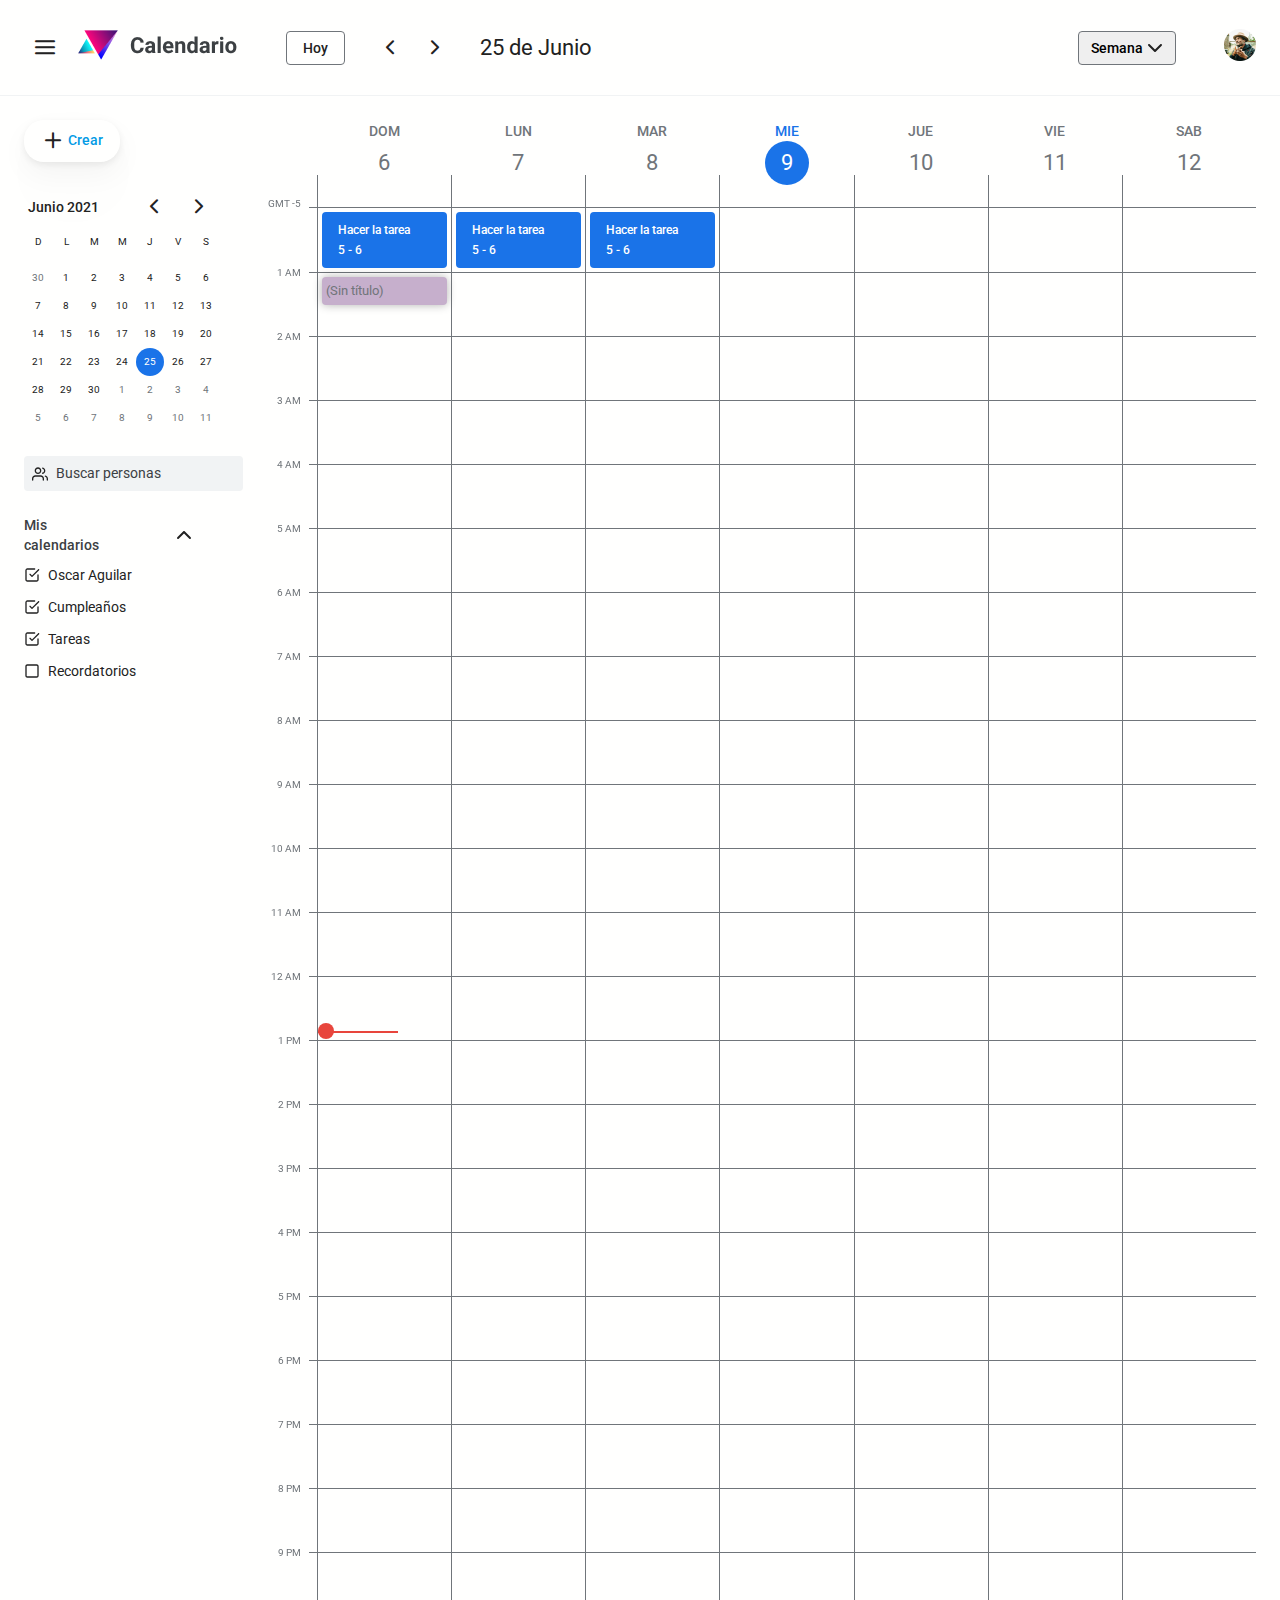
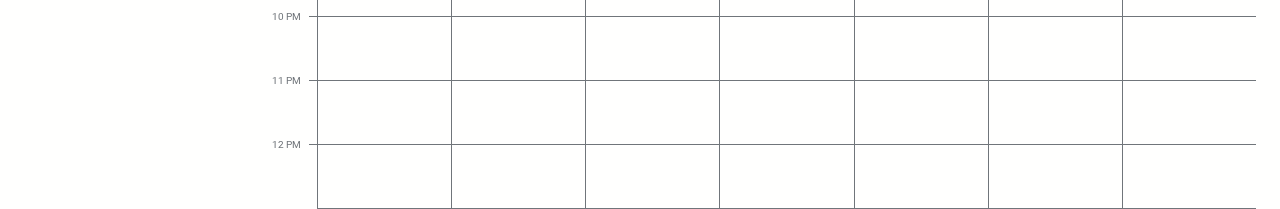
<file: index.html>
<!DOCTYPE html>
<html lang="en">
  <head>
    <meta charset="UTF-8" />
    <meta http-equiv="X-UA-Compatible" content="IE=edge" />
    <meta name="viewport" content="width=device-width, initial-scale=1.0" />
    <link rel="stylesheet" href="./src/css/index.css" />
    <link rel="preconnect" href="https://fonts.googleapis.com" />
    <link rel="preconnect" href="https://fonts.gstatic.com" crossorigin />
    <link
      href="https://fonts.googleapis.com/css2?family=Roboto:wght@400;500&display=swap"
      rel="stylesheet"
    />
    <title>Calendar</title>
  </head>
  <body>
    <div class="page">
      <header class="header">
        <div class="header-primary">
          <div class="header-logo">
            <button class="button is-compact" aria-label="Boton de menú">
              <i class="icon-hamburguer" aria-hidden="true"></i>
            </button>
            <a href="./index.html" aria-label="Calendar" tabindex="-1">
              <img
                src="./src/assets/images/logo.png"
                alt="Logo de Google Calendar"
              />
            </a>
          </div>
          <div class="calendarStatus">
            <button class="button is-secondary">Hoy</button>
            <span class="calendarStatus-navigation">
              <a
                href="#"
                class="button is-compact"
                aria-label="Semana anterior"
              >
                <i class="icon-chevron-left" aria-hidden="true"></i>
              </a>
              <a
                href="#"
                class="button is-compact"
                aria-label="Semana Siguiente"
              >
                <i class="icon-chevron-right" aria-hidden="true"></i>
              </a>
            </span>
            <time class="calendarStatus-date" datetime="2021-25-06">
              25 de Junio
            </time>
          </div>
        </div>
        <div class="header-secondary">
          <select class="select">
            <option selected>Semana</option>
            <option>Día</option>
          </select>
          <a href="#user">
            <img src="./src/assets/images/user.png" alt="Imágen del usuario" />
          </a>
        </div>
      </header>
      <aside class="sidebar">
        <button class="button is-rounded is-shadowed">
          <i class="icon-plus" aria-hidden="true"></i>
          Crear
        </button>
        <div class="miniCalendar" aria-label="Calendario de navegación">
          <div class="miniCalendar-status">
            <time class="miniCalendar-date" datetime="2021-06">Junio 2021</time>
            <div class="miniCalendar-navigation">
              <a
                class="button is-compact"
                href="#prevMonth"
                aria-label="Mes anterior"
              >
                <i class="icon-chevron-left" aria-hidden="true"></i>
              </a>
              <a
                class="button is-compact"
                href="#nextMonth"
                aria-label="Siguiente mes"
              >
                <i class="icon-chevron-right" aria-hidden="true"></i>
              </a>
            </div>
          </div>
          <div class="miniCalendar-header">
            <span class="miniCalendar-weekDay">D</span>
            <span class="miniCalendar-weekDay">L</span>
            <span class="miniCalendar-weekDay">M</span>
            <span class="miniCalendar-weekDay">M</span>
            <span class="miniCalendar-weekDay">J</span>
            <span class="miniCalendar-weekDay">V</span>
            <span class="miniCalendar-weekDay">S</span>
          </div>
          <div class="miniCalendar-month">
            <div class="miniCalendar-monthDay is-inactive">30</div>
            <div class="miniCalendar-monthDay">1</div>
            <div class="miniCalendar-monthDay">2</div>
            <div class="miniCalendar-monthDay">3</div>
            <div class="miniCalendar-monthDay">4</div>
            <div class="miniCalendar-monthDay">5</div>
            <div class="miniCalendar-monthDay">6</div>
            <div class="miniCalendar-monthDay">7</div>
            <div class="miniCalendar-monthDay">8</div>
            <div class="miniCalendar-monthDay">9</div>
            <div class="miniCalendar-monthDay">10</div>
            <div class="miniCalendar-monthDay">11</div>
            <div class="miniCalendar-monthDay">12</div>
            <div class="miniCalendar-monthDay">13</div>
            <div class="miniCalendar-monthDay">14</div>
            <div class="miniCalendar-monthDay">15</div>
            <div class="miniCalendar-monthDay">16</div>
            <div class="miniCalendar-monthDay">17</div>
            <div class="miniCalendar-monthDay">18</div>
            <div class="miniCalendar-monthDay">19</div>
            <div class="miniCalendar-monthDay">20</div>
            <div class="miniCalendar-monthDay">21</div>
            <div class="miniCalendar-monthDay">22</div>
            <div class="miniCalendar-monthDay">23</div>
            <div class="miniCalendar-monthDay">24</div>
            <div class="miniCalendar-monthDay is-selected">25</div>
            <div class="miniCalendar-monthDay">26</div>
            <div class="miniCalendar-monthDay">27</div>
            <div class="miniCalendar-monthDay">28</div>
            <div class="miniCalendar-monthDay">29</div>
            <div class="miniCalendar-monthDay">30</div>
            <div class="miniCalendar-monthDay is-inactive">1</div>
            <div class="miniCalendar-monthDay is-inactive">2</div>
            <div class="miniCalendar-monthDay is-inactive">3</div>
            <div class="miniCalendar-monthDay is-inactive">4</div>
            <div class="miniCalendar-monthDay is-inactive">5</div>
            <div class="miniCalendar-monthDay is-inactive">6</div>
            <div class="miniCalendar-monthDay is-inactive">7</div>
            <div class="miniCalendar-monthDay is-inactive">8</div>
            <div class="miniCalendar-monthDay is-inactive">9</div>
            <div class="miniCalendar-monthDay is-inactive">10</div>
            <div class="miniCalendar-monthDay is-inactive">11</div>
          </div>
        </div>
        <input type="text" class="search" placeholder="Buscar personas" />
        <details class="myCalendars" open>
          <summary>Mis calendarios</summary>
          <div class="myCalendars-check">
            <input
              class="myCalendars-input"
              type="checkbox"
              id="oscar"
              checked
            />
            <label for="oscar">Oscar Aguilar</label>
          </div>
          <div class="myCalendars-check">
            <input
              class="myCalendars-input"
              type="checkbox"
              id="cumpleanos"
              checked
            />
            <label for="cumpleanos">Cumpleaños</label>
          </div>
          <div class="myCalendars-check">
            <input
              class="myCalendars-input"
              type="checkbox"
              id="tareas"
              checked
            />
            <label for="tareas">Tareas</label>
          </div>
          <div class="myCalendars-check">
            <input
              class="myCalendars-input"
              type="checkbox"
              id="recordatorios"
            />
            <label for="recordatorios">Recordatorios</label>
          </div>
        </details>
      </aside>
      <main class="calendar">
        <div class="currentTime"></div>
        <div class="calendar-week">
          <div class="timezoneCell">GMT -5</div>
          <h2 class="calendarDay">
            <a href="./calendar-by-day.html" aria-label="Domingo 06 de Junio">
              <time datetime="2021-06-6">
                <span>DOM</span> <br />
                <span>6</span>
              </time>
            </a>
          </h2>
          <h2 class="calendarDay">
            <a href="./calendar-by-day.html" aria-label="Lunes 07 de Junio">
              <time datetime="2021-07-6">
                <span>LUN</span> <br />
                <span>7</span>
              </time>
            </a>
          </h2>
          <h2 class="calendarDay">
            <a href="./calendar-by-day.html" aria-label="Martes 08 de Junio">
              <time datetime="2021-08-6">
                <span>MAR</span> <br />
                <span>8</span>
              </time>
            </a>
          </h2>
          <h2 class="calendarDay is-selected">
            <a href="./calendar-by-day.html" aria-label="Miercoles 09 de Junio">
              <time datetime="2021-09-6">
                <span>MIE</span> <br />
                <span>9</span>
              </time>
            </a>
          </h2>
          <h2 class="calendarDay">
            <a href="./calendar-by-day.html" aria-label="Jueves 10 de Junio">
              <time datetime="2021-10-6">
                <span>JUE</span> <br />
                <span>10</span>
              </time>
            </a>
          </h2>
          <h2 class="calendarDay">
            <a href="./calendar-by-day.html" aria-label="Viernes 11 de Junio">
              <time datetime="2021-11-6">
                <span>VIE</span> <br />
                <span>11</span>
              </time>
            </a>
          </h2>
          <h2 class="calendarDay">
            <a href="./calendar-by-day.html" aria-label="Sabado 12 de Junio">
              <time datetime="2021-12-6">
                <span>SAB</span> <br />
                <span>12</span>
              </time>
            </a>
          </h2>
          <span class="hourCell"></span>
          <div class="taskCell">
            <div
              tabindex="0"
              class="task"
              aria-label="De 17:00 a 18:00, hacer ejercicio"
            >
              <p>Hacer la tarea</p>
              <p>
                <time datetime="17:00">5</time> -
                <time datetime="18:00">6</time>
              </p>
            </div>
          </div>
          <div class="taskCell">
            <div
              tabindex="0"
              class="task"
              aria-label="De 17:00 a 18:00, hacer ejercicio"
            >
              <p>Hacer la tarea</p>
              <p>
                <time datetime="17:00">5</time> -
                <time datetime="18:00">6</time>
              </p>
            </div>
          </div>
          <div class="taskCell">
            <div
              tabindex="0"
              class="task"
              aria-label="De 17:00 a 18:00, hacer ejercicio"
            >
              <p>Hacer la tarea</p>
              <p>
                <time datetime="17:00">5</time> -
                <time datetime="18:00">6</time>
              </p>
            </div>
          </div>
          <div class="taskCell"></div>
          <div class="taskCell"></div>
          <div class="taskCell"></div>
          <div class="taskCell"></div>
          <span class="hourCell">1 AM</span>
          <div class="taskCell is-active"></div>
          <div class="taskCell"></div>
          <div class="taskCell"></div>
          <div class="taskCell"></div>
          <div class="taskCell"></div>
          <div class="taskCell"></div>
          <div class="taskCell"></div>
          <span class="hourCell">2 AM</span>
          <div class="taskCell"></div>
          <div class="taskCell"></div>
          <div class="taskCell"></div>
          <div class="taskCell"></div>
          <div class="taskCell"></div>
          <div class="taskCell"></div>
          <div class="taskCell"></div>
          <span class="hourCell">3 AM</span>
          <div class="taskCell"></div>
          <div class="taskCell"></div>
          <div class="taskCell"></div>
          <div class="taskCell"></div>
          <div class="taskCell"></div>
          <div class="taskCell"></div>
          <div class="taskCell"></div>
          <span class="hourCell">4 AM</span>
          <div class="taskCell"></div>
          <div class="taskCell"></div>
          <div class="taskCell"></div>
          <div class="taskCell"></div>
          <div class="taskCell"></div>
          <div class="taskCell"></div>
          <div class="taskCell"></div>
          <span class="hourCell">5 AM</span>
          <div class="taskCell"></div>
          <div class="taskCell"></div>
          <div class="taskCell"></div>
          <div class="taskCell"></div>
          <div class="taskCell"></div>
          <div class="taskCell"></div>
          <div class="taskCell"></div>
          <span class="hourCell">6 AM</span>
          <div class="taskCell"></div>
          <div class="taskCell"></div>
          <div class="taskCell"></div>
          <div class="taskCell"></div>
          <div class="taskCell"></div>
          <div class="taskCell"></div>
          <div class="taskCell"></div>
          <span class="hourCell">7 AM</span>
          <div class="taskCell"></div>
          <div class="taskCell"></div>
          <div class="taskCell"></div>
          <div class="taskCell"></div>
          <div class="taskCell"></div>
          <div class="taskCell"></div>
          <div class="taskCell"></div>
          <span class="hourCell">8 AM</span>
          <div class="taskCell"></div>
          <div class="taskCell"></div>
          <div class="taskCell"></div>
          <div class="taskCell"></div>
          <div class="taskCell"></div>
          <div class="taskCell"></div>
          <div class="taskCell"></div>
          <span class="hourCell">9 AM</span>
          <div class="taskCell"></div>
          <div class="taskCell"></div>
          <div class="taskCell"></div>
          <div class="taskCell"></div>
          <div class="taskCell"></div>
          <div class="taskCell"></div>
          <div class="taskCell"></div>
          <span class="hourCell">10 AM</span>
          <div class="taskCell"></div>
          <div class="taskCell"></div>
          <div class="taskCell"></div>
          <div class="taskCell"></div>
          <div class="taskCell"></div>
          <div class="taskCell"></div>
          <div class="taskCell"></div>
          <span class="hourCell">11 AM</span>
          <div class="taskCell"></div>
          <div class="taskCell"></div>
          <div class="taskCell"></div>
          <div class="taskCell"></div>
          <div class="taskCell"></div>
          <div class="taskCell"></div>
          <div class="taskCell"></div>
          <span class="hourCell">12 AM</span>
          <div class="taskCell"></div>
          <div class="taskCell"></div>
          <div class="taskCell"></div>
          <div class="taskCell"></div>
          <div class="taskCell"></div>
          <div class="taskCell"></div>
          <div class="taskCell"></div>
          <span class="hourCell">1 PM</span>
          <div class="taskCell"></div>
          <div class="taskCell"></div>
          <div class="taskCell"></div>
          <div class="taskCell"></div>
          <div class="taskCell"></div>
          <div class="taskCell"></div>
          <div class="taskCell"></div>
          <span class="hourCell">2 PM</span>
          <div class="taskCell"></div>
          <div class="taskCell"></div>
          <div class="taskCell"></div>
          <div class="taskCell"></div>
          <div class="taskCell"></div>
          <div class="taskCell"></div>
          <div class="taskCell"></div>
          <span class="hourCell">3 PM</span>
          <div class="taskCell"></div>
          <div class="taskCell"></div>
          <div class="taskCell"></div>
          <div class="taskCell"></div>
          <div class="taskCell"></div>
          <div class="taskCell"></div>
          <div class="taskCell"></div>
          <span class="hourCell">4 PM</span>
          <div class="taskCell"></div>
          <div class="taskCell"></div>
          <div class="taskCell"></div>
          <div class="taskCell"></div>
          <div class="taskCell"></div>
          <div class="taskCell"></div>
          <div class="taskCell"></div>
          <span class="hourCell">5 PM</span>
          <div class="taskCell"></div>
          <div class="taskCell"></div>
          <div class="taskCell"></div>
          <div class="taskCell"></div>
          <div class="taskCell"></div>
          <div class="taskCell"></div>
          <div class="taskCell"></div>
          <span class="hourCell">6 PM</span>
          <div class="taskCell"></div>
          <div class="taskCell"></div>
          <div class="taskCell"></div>
          <div class="taskCell"></div>
          <div class="taskCell"></div>
          <div class="taskCell"></div>
          <div class="taskCell"></div>
          <span class="hourCell">7 PM</span>
          <div class="taskCell"></div>
          <div class="taskCell"></div>
          <div class="taskCell"></div>
          <div class="taskCell"></div>
          <div class="taskCell"></div>
          <div class="taskCell"></div>
          <div class="taskCell"></div>
          <span class="hourCell">8 PM</span>
          <div class="taskCell"></div>
          <div class="taskCell"></div>
          <div class="taskCell"></div>
          <div class="taskCell"></div>
          <div class="taskCell"></div>
          <div class="taskCell"></div>
          <div class="taskCell"></div>
          <span class="hourCell">9 PM</span>
          <div class="taskCell"></div>
          <div class="taskCell"></div>
          <div class="taskCell"></div>
          <div class="taskCell"></div>
          <div class="taskCell"></div>
          <div class="taskCell"></div>
          <div class="taskCell"></div>
          <span class="hourCell">10 PM</span>
          <div class="taskCell"></div>
          <div class="taskCell"></div>
          <div class="taskCell"></div>
          <div class="taskCell"></div>
          <div class="taskCell"></div>
          <div class="taskCell"></div>
          <div class="taskCell"></div>
          <span class="hourCell">11 PM</span>
          <div class="taskCell"></div>
          <div class="taskCell"></div>
          <div class="taskCell"></div>
          <div class="taskCell"></div>
          <div class="taskCell"></div>
          <div class="taskCell"></div>
          <div class="taskCell"></div>
          <span class="hourCell">12 PM</span>
          <div class="taskCell"></div>
          <div class="taskCell"></div>
          <div class="taskCell"></div>
          <div class="taskCell"></div>
          <div class="taskCell"></div>
          <div class="taskCell"></div>
          <div class="taskCell"></div>
        </div>
      </main>
    </div>
    <dialog class="modal">
      <form class="createTask">
        <div class="input is-outstanding">
          <div class="input-body">
            <input
              type="text"
              name="title"
              placeholder="Añade un título"
              required
            />
          </div>
        </div>
        <div class="input">
          <i class="icon-clock" aria-hidden="true"></i>
          <div class="input-body">
            <input type="date" name="date" required />
            <input type="time" name="time-start" required />
            <input type="time" name="time-end" required />
          </div>
        </div>
        <div class="input">
          <i class="icon-users" aria-hidden="true"></i>
          <div class="input-body">
            <input
              type="text"
              list="guests"
              name="guests"
              placeholder="Agregar invitados"
              required
              autocomplete="off"
            />
            <datalist id="guests">
              <option value="Maria Dolores"></option>
              <option value="Ana Zepeda"></option>
              <option value="Tadeo López"></option>
            </datalist>
          </div>
        </div>
        <div class="input">
          <i class="icon-gps" aria-hidden="true"></i>
          <div class="input-body">
            <input name="location" type="text" placeholder="Agregar ubicación" />
          </div>
        </div>
        <div class="input">
          <i class="icon-text" aria-hidden="true"></i>
          <div class="input-body"><input type="file" multiple /></div>
        </div>
        <div class="input">
          <i class="icon-text" aria-hidden="true"></i>
          <div class="icon-body">
            <textarea
              name="description"
              placeholder="Agregar descripción"
              id=""
              cols="51"
              rows="2"
            ></textarea>
          </div>
        </div>
      </form>
      <div class="modal-actions">
        <button class="button" id="close-modal">Cancelar</button>
        <button class="button is-primary">Guardar</button>
      </div>
    </dialog>
    <script src="./src/js/app.js" type="module"></script>
  </body>
</html>
</file>
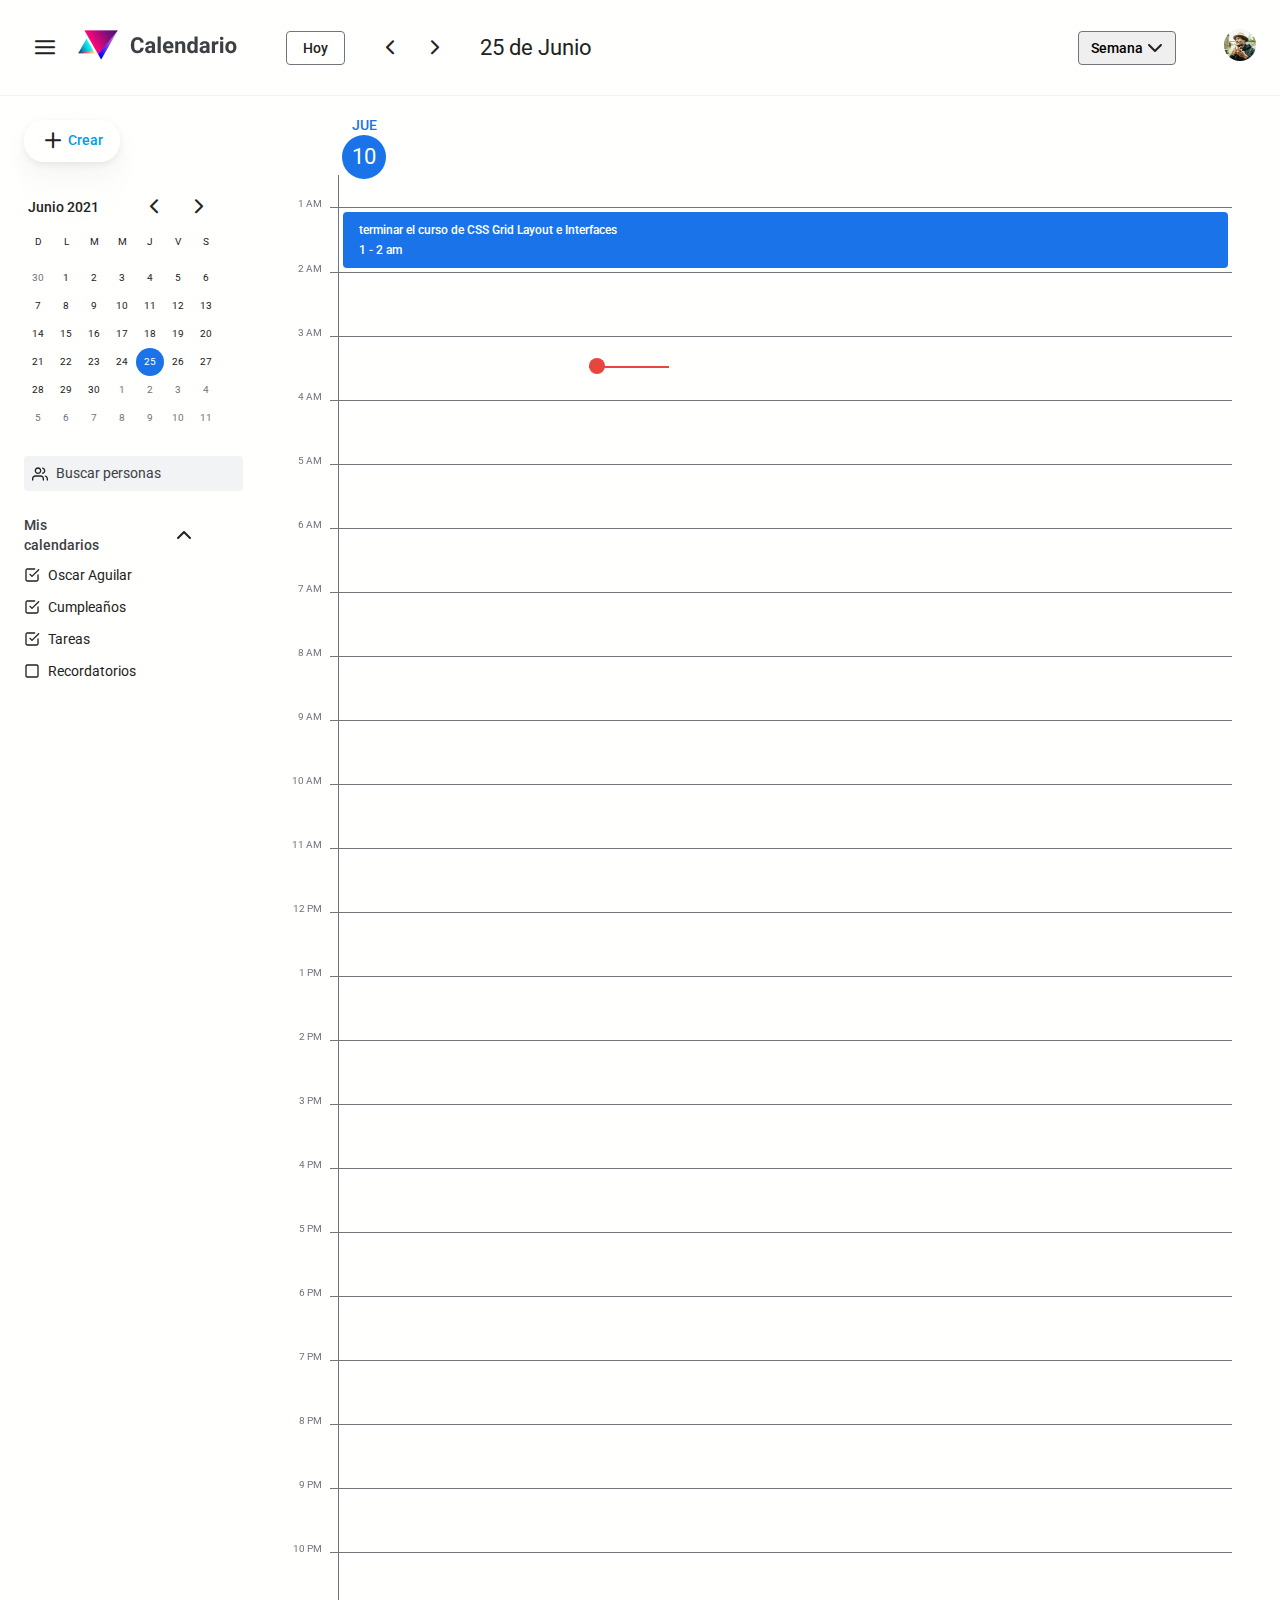
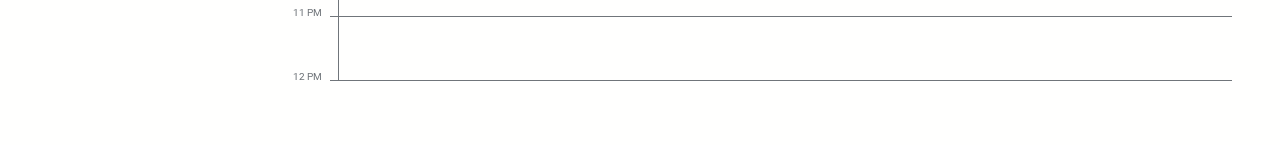
<file: calendar-by-day.html>
<!DOCTYPE html>
<html lang="en">
  <head>
    <meta charset="UTF-8" />
    <meta http-equiv="X-UA-Compatible" content="IE=edge" />
    <meta name="viewport" content="width=device-width, initial-scale=1.0" />
    <link rel="stylesheet" href="./src/css/index.css" />
    <link rel="preconnect" href="https://fonts.googleapis.com" />
    <link rel="preconnect" href="https://fonts.gstatic.com" crossorigin />
    <link
      href="https://fonts.googleapis.com/css2?family=Roboto:wght@400;500&display=swap"
      rel="stylesheet"
    />
    <title>Calendar</title>
  </head>
  <body>
    <div class="page">
      <header class="header">
        <div class="header-primary">
          <div class="header-logo">
            <button class="button is-compact" aria-label="Boton de menú">
              <i class="icon-hamburguer" aria-hidden="true"></i>
            </button>
            <a href="./index.html" aria-label="Calendar" tabindex="-1">
              <img
                src="./src/assets/images/logo.png"
                alt="Logo de Google Calendar"
              />
            </a>
          </div>
          <div class="calendarStatus">
            <button class="button is-secondary">Hoy</button>
            <span class="calendarStatus-navigation">
              <a
                href="#"
                class="button is-compact"
                aria-label="Semana anterior"
              >
                <i class="icon-chevron-left" aria-hidden="true"></i>
              </a>
              <a
                href="#"
                class="button is-compact"
                aria-label="Semana Siguiente"
              >
                <i class="icon-chevron-right" aria-hidden="true"></i>
              </a>
            </span>
            <time class="calendarStatus-date" datetime="2021-25-06">
              25 de Junio
            </time>
          </div>
        </div>
        <div class="header-secondary">
          <select class="select">
            <option selected>Semana</option>
            <option>Día</option>
          </select>
          <a href="#user">
            <img src="./src/assets/images/user.png" alt="Imágen del usuario" />
          </a>
        </div>
      </header>
      <aside class="sidebar">
        <button class="button is-rounded is-shadowed">
          <i class="icon-plus" aria-hidden="true"></i>
          Crear
        </button>
        <div class="miniCalendar" aria-label="Calendario de navegación">
          <div class="miniCalendar-status">
            <time class="miniCalendar-date" datetime="2021-06">Junio 2021</time>
            <div class="miniCalendar-navigation">
              <a
                class="button is-compact"
                href="#prevMonth"
                aria-label="Mes anterior"
              >
                <i class="icon-chevron-left" aria-hidden="true"></i>
              </a>
              <a
                class="button is-compact"
                href="#nextMonth"
                aria-label="Siguiente mes"
              >
                <i class="icon-chevron-right" aria-hidden="true"></i>
              </a>
            </div>
          </div>
          <div class="miniCalendar-header">
            <span class="miniCalendar-weekDay">D</span>
            <span class="miniCalendar-weekDay">L</span>
            <span class="miniCalendar-weekDay">M</span>
            <span class="miniCalendar-weekDay">M</span>
            <span class="miniCalendar-weekDay">J</span>
            <span class="miniCalendar-weekDay">V</span>
            <span class="miniCalendar-weekDay">S</span>
          </div>
          <div class="miniCalendar-month">
            <div class="miniCalendar-monthDay is-inactive">30</div>
            <div class="miniCalendar-monthDay">1</div>
            <div class="miniCalendar-monthDay">2</div>
            <div class="miniCalendar-monthDay">3</div>
            <div class="miniCalendar-monthDay">4</div>
            <div class="miniCalendar-monthDay">5</div>
            <div class="miniCalendar-monthDay">6</div>
            <div class="miniCalendar-monthDay">7</div>
            <div class="miniCalendar-monthDay">8</div>
            <div class="miniCalendar-monthDay">9</div>
            <div class="miniCalendar-monthDay">10</div>
            <div class="miniCalendar-monthDay">11</div>
            <div class="miniCalendar-monthDay">12</div>
            <div class="miniCalendar-monthDay">13</div>
            <div class="miniCalendar-monthDay">14</div>
            <div class="miniCalendar-monthDay">15</div>
            <div class="miniCalendar-monthDay">16</div>
            <div class="miniCalendar-monthDay">17</div>
            <div class="miniCalendar-monthDay">18</div>
            <div class="miniCalendar-monthDay">19</div>
            <div class="miniCalendar-monthDay">20</div>
            <div class="miniCalendar-monthDay">21</div>
            <div class="miniCalendar-monthDay">22</div>
            <div class="miniCalendar-monthDay">23</div>
            <div class="miniCalendar-monthDay">24</div>
            <div class="miniCalendar-monthDay is-selected">25</div>
            <div class="miniCalendar-monthDay">26</div>
            <div class="miniCalendar-monthDay">27</div>
            <div class="miniCalendar-monthDay">28</div>
            <div class="miniCalendar-monthDay">29</div>
            <div class="miniCalendar-monthDay">30</div>
            <div class="miniCalendar-monthDay is-inactive">1</div>
            <div class="miniCalendar-monthDay is-inactive">2</div>
            <div class="miniCalendar-monthDay is-inactive">3</div>
            <div class="miniCalendar-monthDay is-inactive">4</div>
            <div class="miniCalendar-monthDay is-inactive">5</div>
            <div class="miniCalendar-monthDay is-inactive">6</div>
            <div class="miniCalendar-monthDay is-inactive">7</div>
            <div class="miniCalendar-monthDay is-inactive">8</div>
            <div class="miniCalendar-monthDay is-inactive">9</div>
            <div class="miniCalendar-monthDay is-inactive">10</div>
            <div class="miniCalendar-monthDay is-inactive">11</div>
          </div>
        </div>
        <input type="text" class="search" placeholder="Buscar personas" />
        <details class="myCalendars" open>
          <summary>Mis calendarios</summary>
          <div class="myCalendars-check">
            <input
              class="myCalendars-input"
              type="checkbox"
              id="oscar"
              checked
            />
            <label for="oscar">Oscar Aguilar</label>
          </div>
          <div class="myCalendars-check">
            <input
              class="myCalendars-input"
              type="checkbox"
              id="cumpleanos"
              checked
            />
            <label for="cumpleanos">Cumpleaños</label>
          </div>
          <div class="myCalendars-check">
            <input
              class="myCalendars-input"
              type="checkbox"
              id="tareas"
              checked
            />
            <label for="tareas">Tareas</label>
          </div>
          <div class="myCalendars-check">
            <input
              class="myCalendars-input"
              type="checkbox"
              id="recordatorios"
            />
            <label for="recordatorios">Recordatorios</label>
          </div>
        </details>
      </aside>
      <main class="calendar">
        <div class="currentTime"></div>
        <div class="calendar-day">
          <div class="timezoneCell">1 AM</div>
          <h2 class="calendarDay is-selected">
            <a href="#" aria-label="Jueves 10 de Junio">
              <time datetime="10-06-2021">
                <span>JUE</span> <br />
                <span>10</span>
              </time>
            </a>
          </h2>
          <div class="timezoneCell">2 AM</div>
          <div class="taskCell">
            <div
              tabindex="0"
              class="task"
              aria-label="de 1:00 a 2:00, terminar el curso de CSS Grid Layout e Interfaces"
            >
              <p>terminar el curso de CSS Grid Layout e Interfaces</p>
              <p>
                <time datetime="1:00">1</time> -
                <time datetime="2:00">2 am</time>
              </p>
            </div>
          </div>
          <div class="timezoneCell">3 AM</div>
          <div class="taskCell"></div>
          <div class="timezoneCell">4 AM</div>
          <div class="taskCell"></div>
          <div class="timezoneCell">5 AM</div>
          <div class="taskCell"></div>
          <div class="timezoneCell">6 AM</div>
          <div class="taskCell"></div>
          <div class="timezoneCell">7 AM</div>
          <div class="taskCell"></div>
          <div class="timezoneCell">8 AM</div>
          <div class="taskCell"></div>
          <div class="timezoneCell">9 AM</div>
          <div class="taskCell"></div>
          <div class="timezoneCell">10 AM</div>
          <div class="taskCell"></div>
          <div class="timezoneCell">11 AM</div>
          <div class="taskCell"></div>
          <div class="timezoneCell">12 PM</div>
          <div class="taskCell"></div>
          <div class="timezoneCell">1 PM</div>
          <div class="taskCell"></div>
          <div class="timezoneCell">2 PM</div>
          <div class="taskCell"></div>
          <div class="timezoneCell">3 PM</div>
          <div class="taskCell"></div>
          <div class="timezoneCell">4 PM</div>
          <div class="taskCell"></div>
          <div class="timezoneCell">5 PM</div>
          <div class="taskCell"></div>
          <div class="timezoneCell">6 PM</div>
          <div class="taskCell"></div>
          <div class="timezoneCell">7 PM</div>
          <div class="taskCell"></div>
          <div class="timezoneCell">8 PM</div>
          <div class="taskCell"></div>
          <div class="timezoneCell">9 PM</div>
          <div class="taskCell"></div>
          <div class="timezoneCell">10 PM</div>
          <div class="taskCell"></div>
          <div class="timezoneCell">11 PM</div>
          <div class="taskCell"></div>
          <div class="timezoneCell">12 PM</div>
          <div class="taskCell"></div>
        </div>
      </main>
    </div>
    <dialog class="modal">
      <form class="createTask">
        <div class="input is-outstanding">
          <div class="input-body">
            <input
              type="text"
              name="title"
              placeholder="Añade un título"
              required
            />
          </div>
        </div>
        <div class="input">
          <i class="icon-clock" aria-hidden="true"></i>
          <div class="input-body">
            <input type="date" name="date" required />
            <input type="time" name="time-start" required />
            <input type="time" name="time-end" required />
          </div>
        </div>
        <div class="input">
          <i class="icon-users" aria-hidden="true"></i>
          <div class="input-body">
            <input
              type="text"
              list="guests"
              name="guests"
              placeholder="Agregar invitados"
              required
              autocomplete="off"
            />
            <datalist id="guests">
              <option value="Maria Dolores"></option>
              <option value="Ana Zepeda"></option>
              <option value="Tadeo López"></option>
            </datalist>
          </div>
        </div>
        <div class="input">
          <i class="icon-gps" aria-hidden="true"></i>
          <div class="input-body">
            <input
              name="location"
              type="text"
              placeholder="Agregar ubicación"
            />
          </div>
        </div>
        <div class="input">
          <i class="icon-text" aria-hidden="true"></i>
          <div class="input-body"><input type="file" multiple /></div>
        </div>
        <div class="input">
          <i class="icon-text" aria-hidden="true"></i>
          <div class="icon-body">
            <textarea
              name="description"
              placeholder="Agregar descripción"
              id=""
              cols="51"
              rows="2"
            ></textarea>
          </div>
        </div>
      </form>
      <div class="modal-actions">
        <button class="button" id="close-modal">Cancelar</button>
        <button class="button is-primary">Guardar</button>
      </div>
    </dialog>
    <script src="./src/js/app.js" type="module"></script>
  </body>
</html>
</file>
<file: src/css/index.css>
@import './global.css';
@import './icons.css';
@import './page.css';
@import './calendar.css';
@import './button.css';
@import './select.css';
@import './calendar-status.css';
@import './header.css';
@import './mini-calendar.css';
@import './calendars-checkbox.css';
@import './sidebar.css';
@import './modal.css';
@import './input.css';
@import './create-task.css';
</file>
